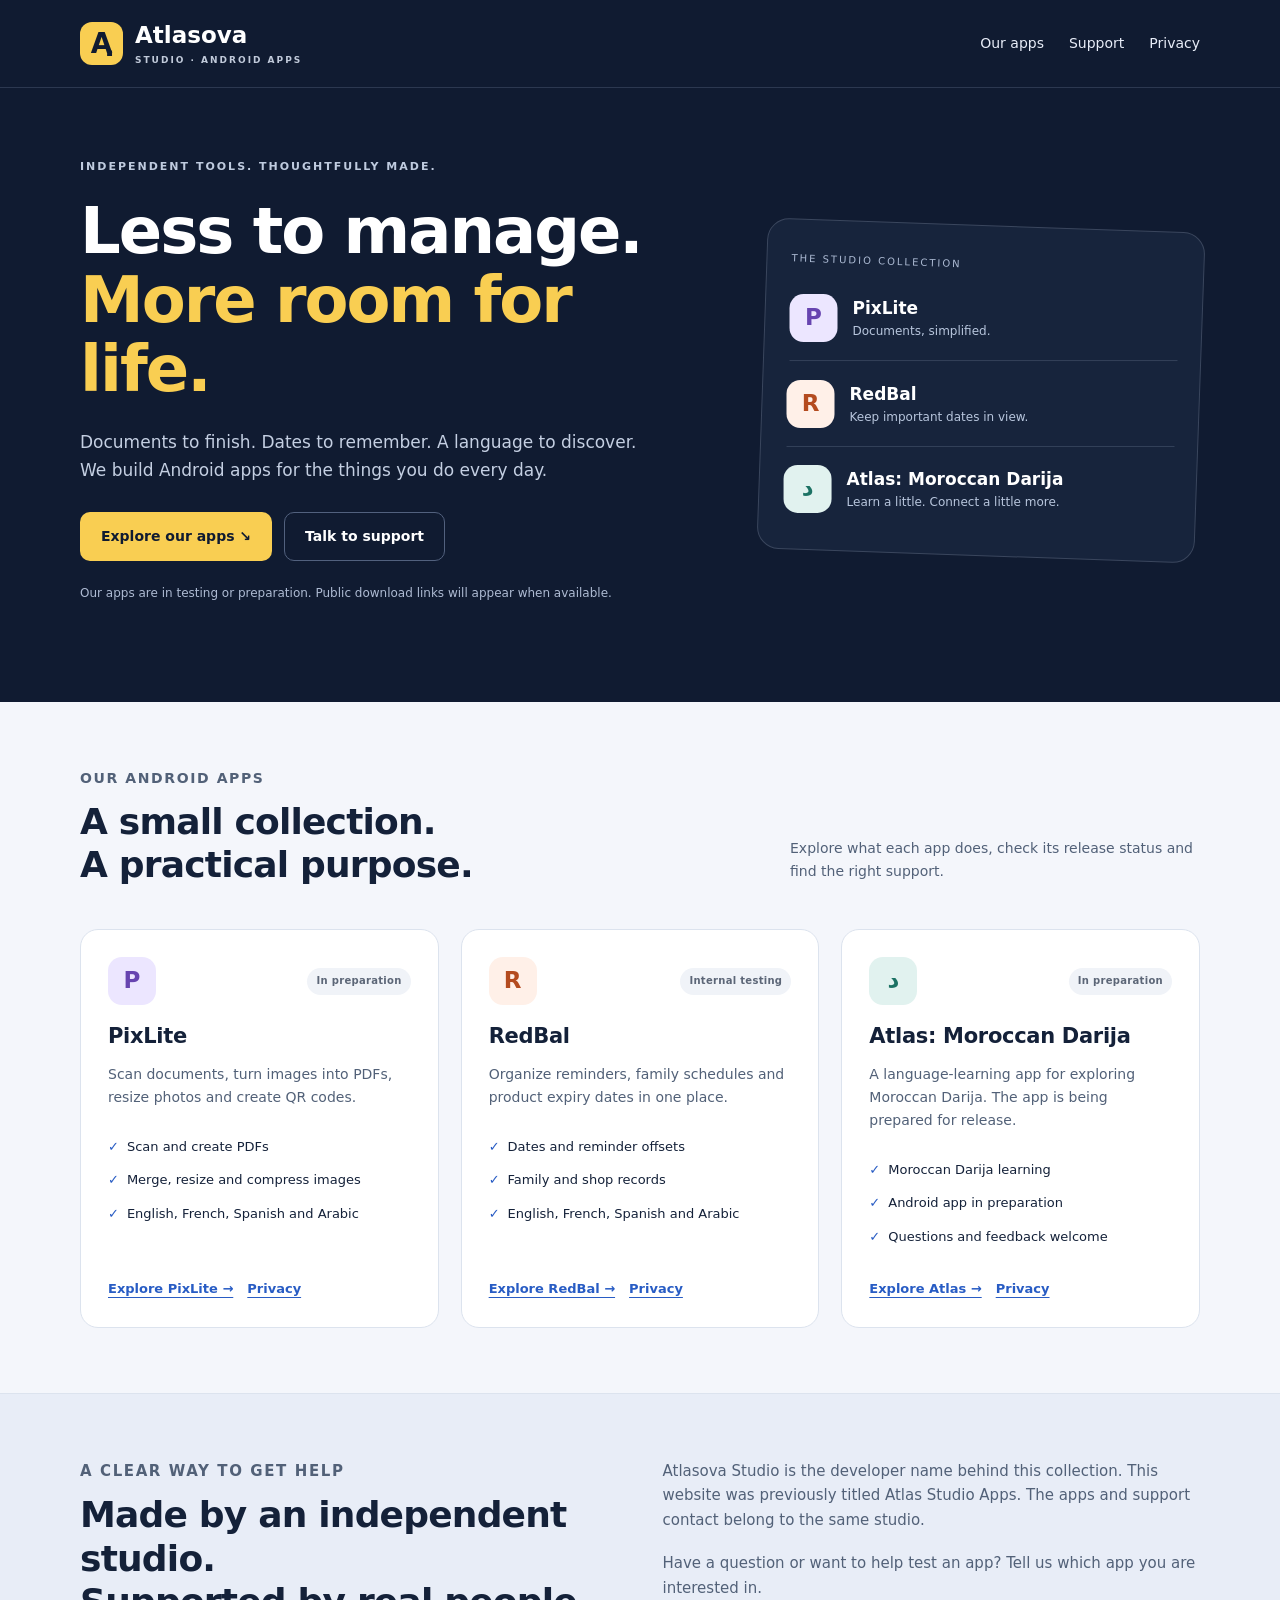
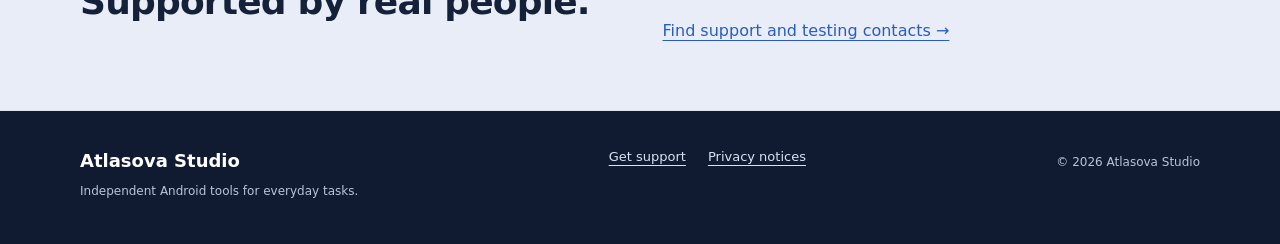
<file: index.html>
<!doctype html>
<html lang="en"><head><meta name="google-site-verification" content="Z0iTbAjQCbNVXSFGEVhbIsCRU_asjxAQkRYqCuNaOro"><meta charset="utf-8"><meta name="viewport" content="width=device-width, initial-scale=1">
<title>Useful apps. Everyday clarity. · Atlasova Studio</title><meta name="description" content="Meet PixLite, RedBal and Atlas: Moroccan Darija. Official app information, testing status, privacy and support from Atlasova Studio."><meta name="referrer" content="no-referrer"><meta http-equiv="Content-Security-Policy" content="default-src 'self'; script-src 'none'; style-src 'self'; img-src 'self' data:; base-uri 'self'; form-action 'none'"><link rel="canonical" href="https://atlasstudioapps.com/"><meta name="theme-color" content="#101b31"><link rel="icon" href="/favicon.svg" type="image/svg+xml"><link rel="stylesheet" href="/style.css"></head>
<body><a class="skip" href="#main">Skip to content</a><header class="site-header"><div class="wrap nav"><a class="brand" href="/" aria-label="Atlasova Studio home"><span class="brand-mark" aria-hidden="true">A<span>.</span></span><span>Atlasova<span class="brand-sub">STUDIO · ANDROID APPS</span></span></a><nav aria-label="Main navigation"><a href="/#apps">Our apps</a><a href="/support.html" >Support</a><a href="/privacy-policy.html" >Privacy</a></nav></div></header>
<main id="main">
<section class="hero"><div class="wrap hero-grid"><div><p class="eyebrow">Independent tools. Thoughtfully made.</p><h1>Less to manage.<br><span>More room for life.</span></h1><p class="lead">Documents to finish. Dates to remember. A language to discover. We build Android apps for the things you do every day.</p><div class="actions"><a class="button" href="#apps">Explore our apps ↘</a><a class="button secondary" href="/support.html">Talk to support</a></div><p class="hero-note">Our apps are in testing or preparation. Public download links will appear when available.</p></div><div class="editorial-stack" aria-label="Three apps from Atlasova Studio"><span class="stack-label">THE STUDIO COLLECTION</span><div class="mini-app"><span class="app-glyph pix" aria-hidden="true">P</span><div><strong>PixLite</strong><small>Documents, simplified.</small></div></div><div class="mini-app"><span class="app-glyph red" aria-hidden="true">R</span><div><strong>RedBal</strong><small>Keep important dates in view.</small></div></div><div class="mini-app"><span class="app-glyph atlas" aria-hidden="true">د</span><div><strong>Atlas: Moroccan Darija</strong><small>Learn a little. Connect a little more.</small></div></div></div></div></section>
<section class="section wrap" id="apps"><div class="section-heading"><div><p class="kicker">Our Android apps</p><h2>A small collection.<br>A practical purpose.</h2></div><p>Explore what each app does, check its release status and find the right support.</p></div><div class="app-grid"><article class="app-card"><div class="card-top"><span class="app-glyph pix" aria-hidden="true">P</span><span class="badge">In preparation</span></div><h3>PixLite</h3><p>Scan documents, turn images into PDFs, resize photos and create QR codes.</p><ul class="features"><li>Scan and create PDFs</li><li>Merge, resize and compress images</li><li>English, French, Spanish and Arabic</li></ul><div class="card-links"><a href="/pixlite/">Explore PixLite →</a><a href="/privacy-policy.html">Privacy</a></div></article><article class="app-card"><div class="card-top"><span class="app-glyph red" aria-hidden="true">R</span><span class="badge">Internal testing</span></div><h3>RedBal</h3><p>Organize reminders, family schedules and product expiry dates in one place.</p><ul class="features"><li>Dates and reminder offsets</li><li>Family and shop records</li><li>English, French, Spanish and Arabic</li></ul><div class="card-links"><a href="/redbal/">Explore RedBal →</a><a href="/redbal/privacy-policy.html">Privacy</a></div></article><article class="app-card"><div class="card-top"><span class="app-glyph atlas" aria-hidden="true">د</span><span class="badge">In preparation</span></div><h3>Atlas: Moroccan Darija</h3><p>A language-learning app for exploring Moroccan Darija. The app is being prepared for release.</p><ul class="features"><li>Moroccan Darija learning</li><li>Android app in preparation</li><li>Questions and feedback welcome</li></ul><div class="card-links"><a href="/atlas/">Explore Atlas →</a><a href="/privacy-policy.html">Privacy</a></div></article></div></section>
<section class="section band"><div class="wrap"><div><p class="kicker">A clear way to get help</p><h2>Made by an independent studio.<br>Supported by real people.</h2></div><div><p>Atlasova Studio is the developer name behind this collection. This website was previously titled Atlas Studio Apps. The apps and support contact belong to the same studio.</p><p>Have a question or want to help test an app? Tell us which app you are interested in.</p><a href="/support.html">Find support and testing contacts →</a></div></div></section></main><footer class="site-footer"><div class="wrap footer-inner"><div><a class="footer-brand" href="/">Atlasova Studio</a><p>Independent Android tools for everyday tasks.</p></div><div class="footer-links"><a href="/support.html">Get support</a><a href="/privacy-policy.html">Privacy notices</a></div><p class="copyright">© 2026 Atlasova Studio</p></div></footer></body></html>
</file>
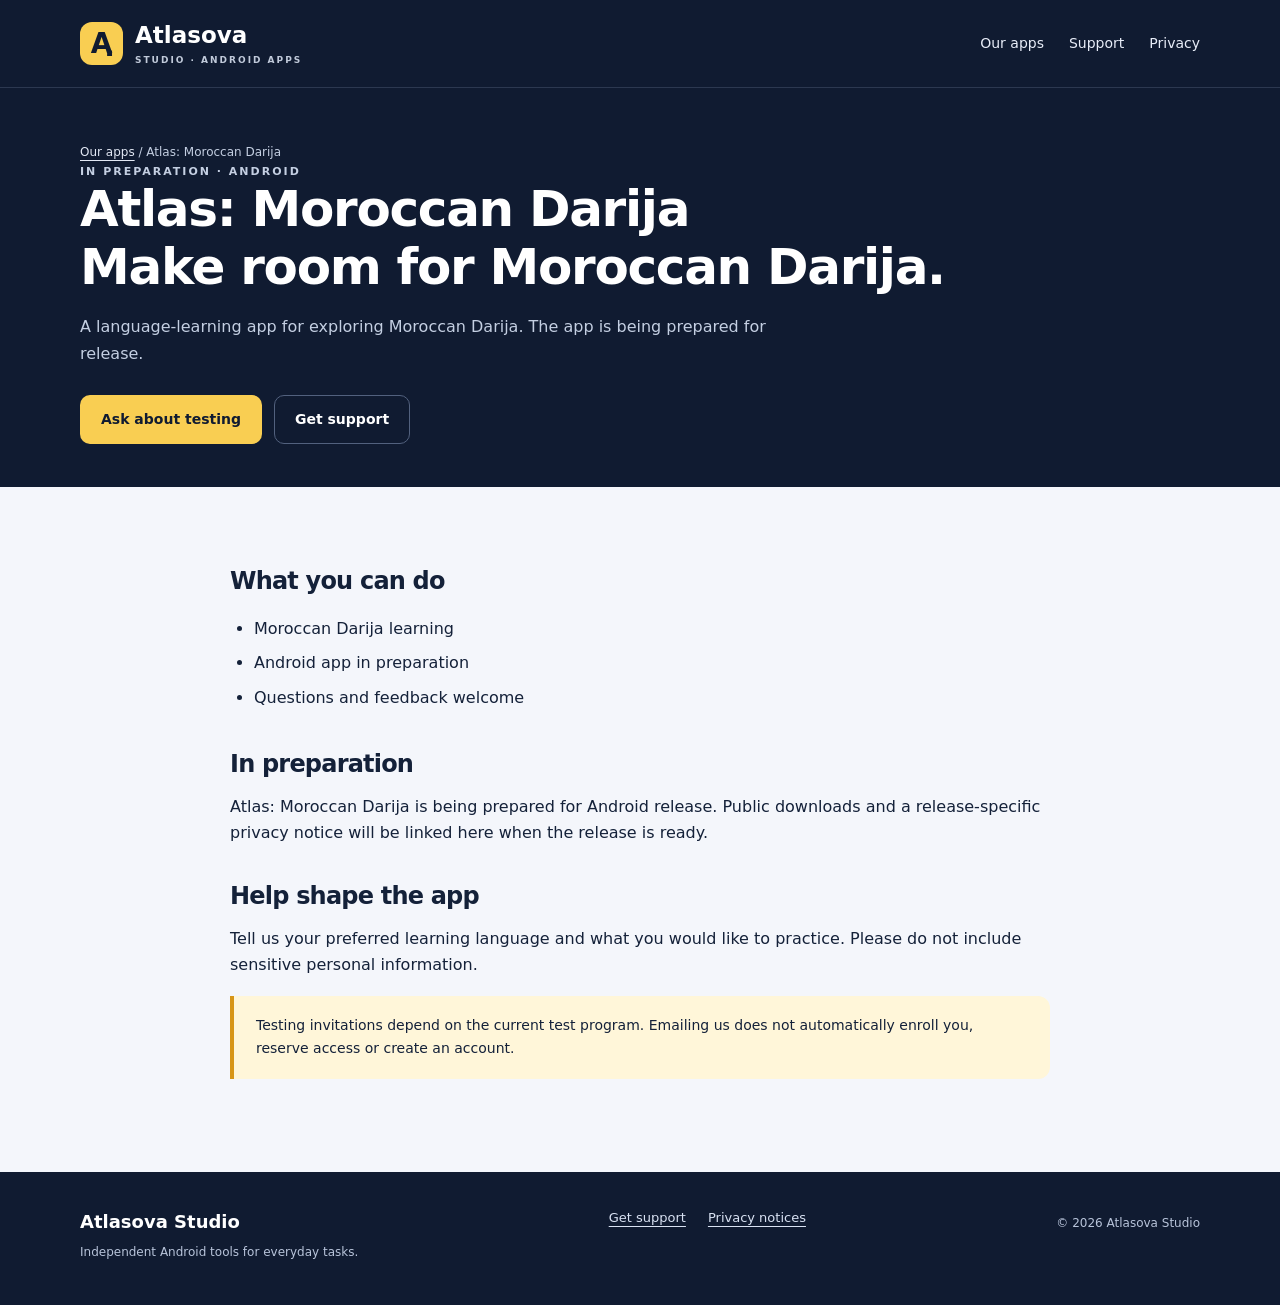
<file: atlas/index.html>
<!doctype html>
<html lang="en"><head><meta charset="utf-8"><meta name="viewport" content="width=device-width, initial-scale=1">
<title>Atlas: Moroccan Darija · Atlasova Studio</title><meta name="description" content="A language-learning app for exploring Moroccan Darija. The app is being prepared for release."><meta name="referrer" content="no-referrer"><meta http-equiv="Content-Security-Policy" content="default-src 'self'; script-src 'none'; style-src 'self'; img-src 'self' data:; base-uri 'self'; form-action 'none'"><link rel="canonical" href="https://atlasstudioapps.com/atlas/"><meta name="theme-color" content="#101b31"><link rel="icon" href="/favicon.svg" type="image/svg+xml"><link rel="stylesheet" href="/style.css"></head>
<body><a class="skip" href="#main">Skip to content</a><header class="site-header"><div class="wrap nav"><a class="brand" href="/" aria-label="Atlasova Studio home"><span class="brand-mark" aria-hidden="true">A<span>.</span></span><span>Atlasova<span class="brand-sub">STUDIO · ANDROID APPS</span></span></a><nav aria-label="Main navigation"><a href="/#apps">Our apps</a><a href="/support.html" >Support</a><a href="/privacy-policy.html" >Privacy</a></nav></div></header>
<main id="main"><section class="page-hero"><div class="wrap"><p class="breadcrumb"><a href="/">Our apps</a> / Atlas: Moroccan Darija</p><p class="eyebrow">In preparation · Android</p><h1>Atlas: Moroccan Darija<br>Make room for Moroccan Darija.</h1><p>A language-learning app for exploring Moroccan Darija. The app is being prepared for release.</p><div class="actions"><a class="button" href="mailto:atlas.media.ai7@gmail.com?subject=Atlas%20Darija%20testing%20interest">Ask about testing</a><a class="button secondary" href="/support.html">Get support</a></div></div></section><div class="wrap"><article class="content"><h2>What you can do</h2><ul><li>Moroccan Darija learning</li><li>Android app in preparation</li><li>Questions and feedback welcome</li></ul><h2>In preparation</h2><p>Atlas: Moroccan Darija is being prepared for Android release. Public downloads and a release-specific privacy notice will be linked here when the release is ready.</p><h2>Help shape the app</h2><p>Tell us your preferred learning language and what you would like to practice. Please do not include sensitive personal information.</p><div class="notice"><p>Testing invitations depend on the current test program. Emailing us does not automatically enroll you, reserve access or create an account.</p></div></article></div></main><footer class="site-footer"><div class="wrap footer-inner"><div><a class="footer-brand" href="/">Atlasova Studio</a><p>Independent Android tools for everyday tasks.</p></div><div class="footer-links"><a href="/support.html">Get support</a><a href="/privacy-policy.html">Privacy notices</a></div><p class="copyright">© 2026 Atlasova Studio</p></div></footer></body></html>
</file>
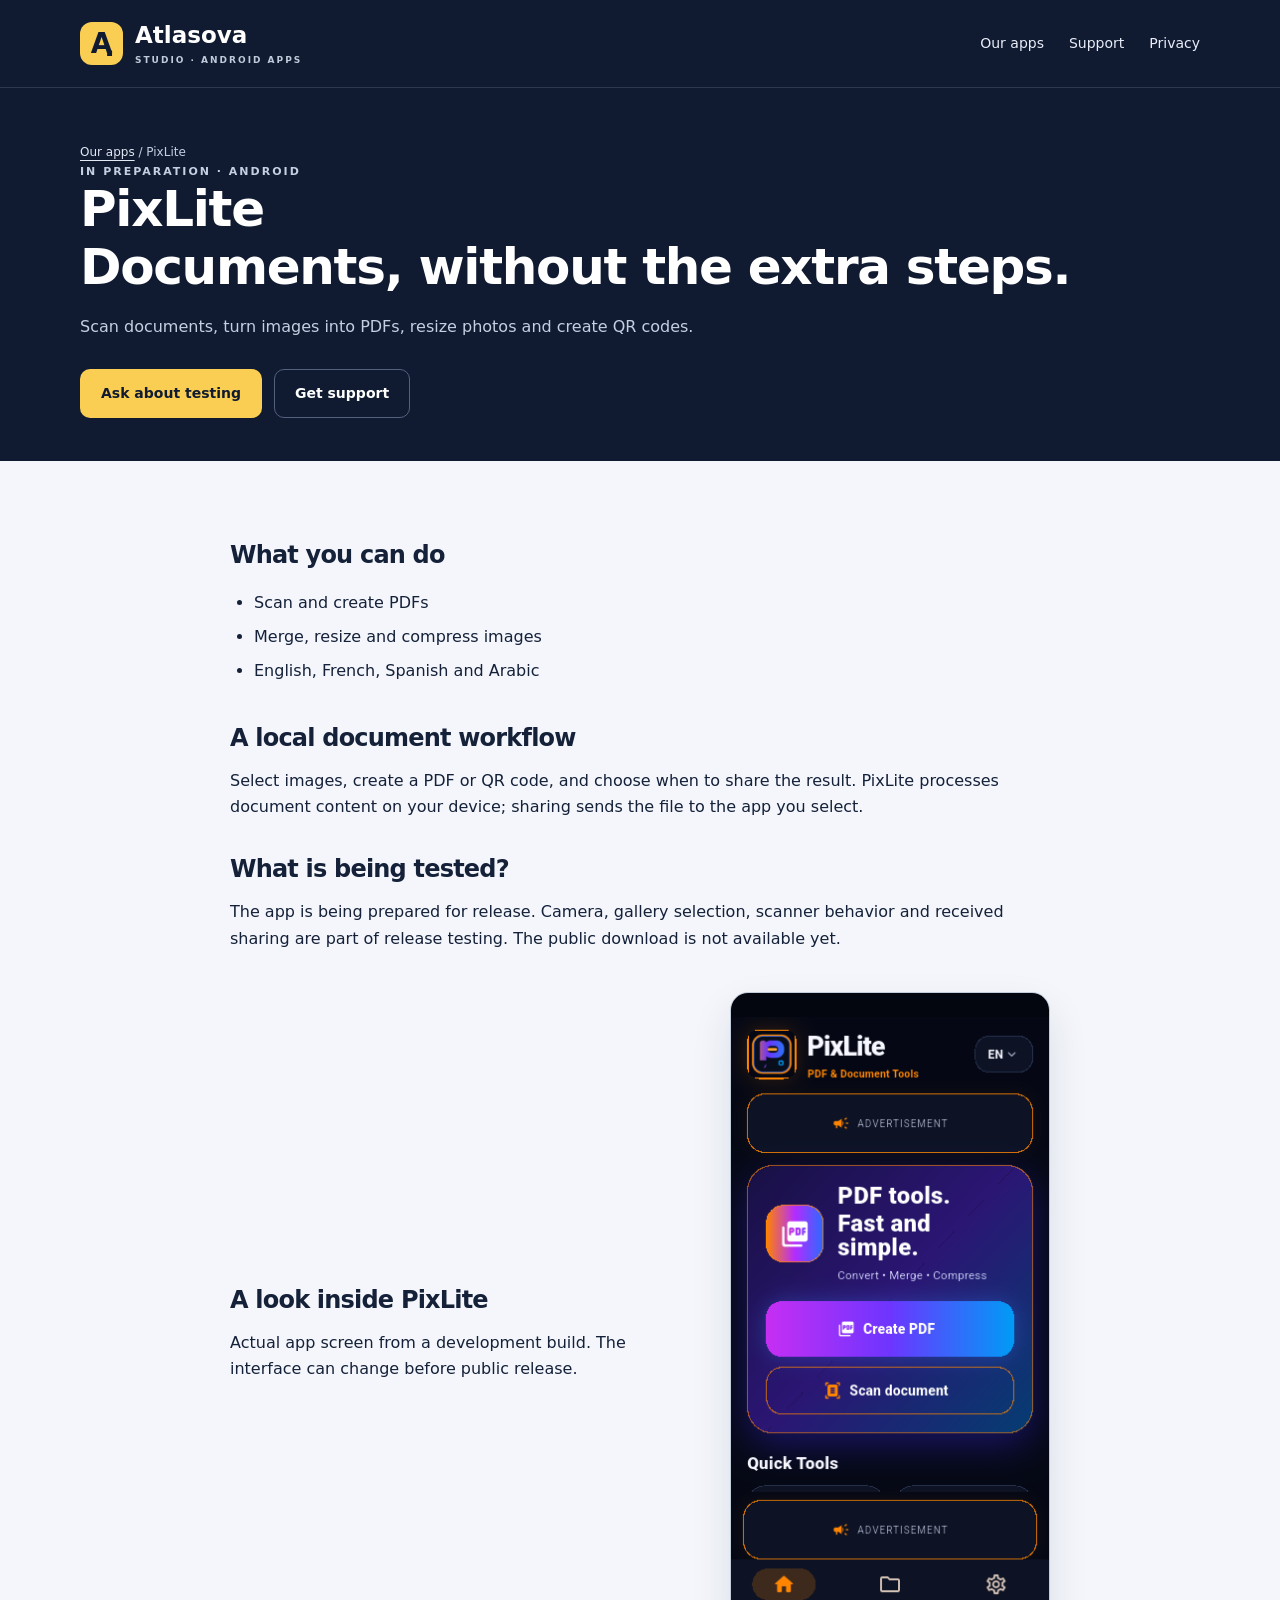
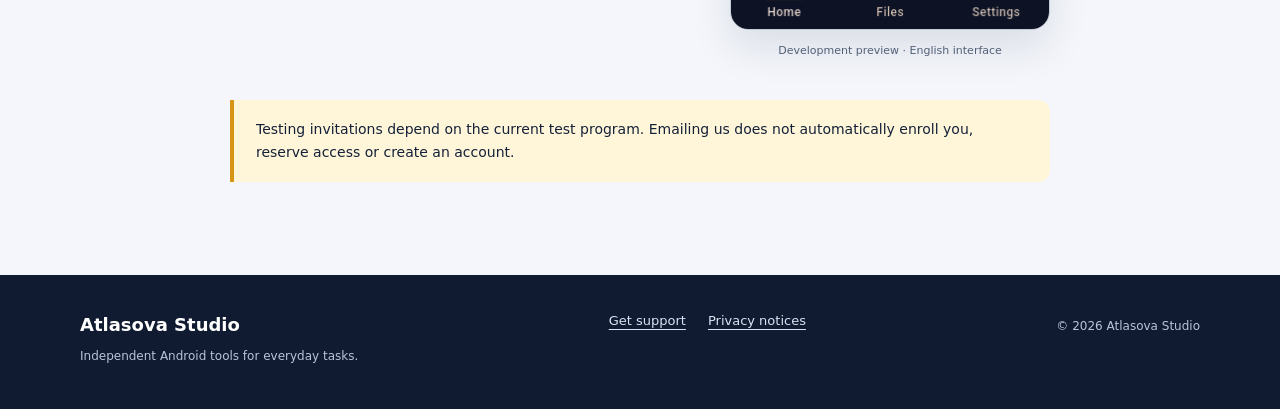
<file: pixlite/index.html>
<!doctype html>
<html lang="en"><head><meta charset="utf-8"><meta name="viewport" content="width=device-width, initial-scale=1">
<title>PixLite · Atlasova Studio</title><meta name="description" content="Scan documents, turn images into PDFs, resize photos and create QR codes."><meta name="referrer" content="no-referrer"><meta http-equiv="Content-Security-Policy" content="default-src 'self'; script-src 'none'; style-src 'self'; img-src 'self' data:; base-uri 'self'; form-action 'none'"><link rel="canonical" href="https://atlasstudioapps.com/pixlite/"><meta name="theme-color" content="#101b31"><link rel="icon" href="/favicon.svg" type="image/svg+xml"><link rel="stylesheet" href="/style.css"></head>
<body><a class="skip" href="#main">Skip to content</a><header class="site-header"><div class="wrap nav"><a class="brand" href="/" aria-label="Atlasova Studio home"><span class="brand-mark" aria-hidden="true">A<span>.</span></span><span>Atlasova<span class="brand-sub">STUDIO · ANDROID APPS</span></span></a><nav aria-label="Main navigation"><a href="/#apps">Our apps</a><a href="/support.html" >Support</a><a href="/privacy-policy.html" >Privacy</a></nav></div></header>
<main id="main"><section class="page-hero"><div class="wrap"><p class="breadcrumb"><a href="/">Our apps</a> / PixLite</p><p class="eyebrow">In preparation · Android</p><h1>PixLite<br>Documents, without the extra steps.</h1><p>Scan documents, turn images into PDFs, resize photos and create QR codes.</p><div class="actions"><a class="button" href="mailto:atlas.media.ai7@gmail.com?subject=PixLite%20testing%20interest">Ask about testing</a><a class="button secondary" href="/support.html">Get support</a></div></div></section><div class="wrap"><article class="content"><h2>What you can do</h2><ul><li>Scan and create PDFs</li><li>Merge, resize and compress images</li><li>English, French, Spanish and Arabic</li></ul><h2>A local document workflow</h2><p>Select images, create a PDF or QR code, and choose when to share the result. PixLite processes document content on your device; sharing sends the file to the app you select.</p><h2>What is being tested?</h2><p>The app is being prepared for release. Camera, gallery selection, scanner behavior and received sharing are part of release testing. The public download is not available yet.</p><section class="native-preview"><div><h2>A look inside PixLite</h2><p>Actual app screen from a development build. The interface can change before public release.</p></div><figure><img src="/assets/pixlite-preview.png" width="320" height="640" loading="lazy" alt="PixLite home screen in English"><figcaption>Development preview · English interface</figcaption></figure></section><div class="notice"><p>Testing invitations depend on the current test program. Emailing us does not automatically enroll you, reserve access or create an account.</p></div></article></div></main><footer class="site-footer"><div class="wrap footer-inner"><div><a class="footer-brand" href="/">Atlasova Studio</a><p>Independent Android tools for everyday tasks.</p></div><div class="footer-links"><a href="/support.html">Get support</a><a href="/privacy-policy.html">Privacy notices</a></div><p class="copyright">© 2026 Atlasova Studio</p></div></footer></body></html>
</file>
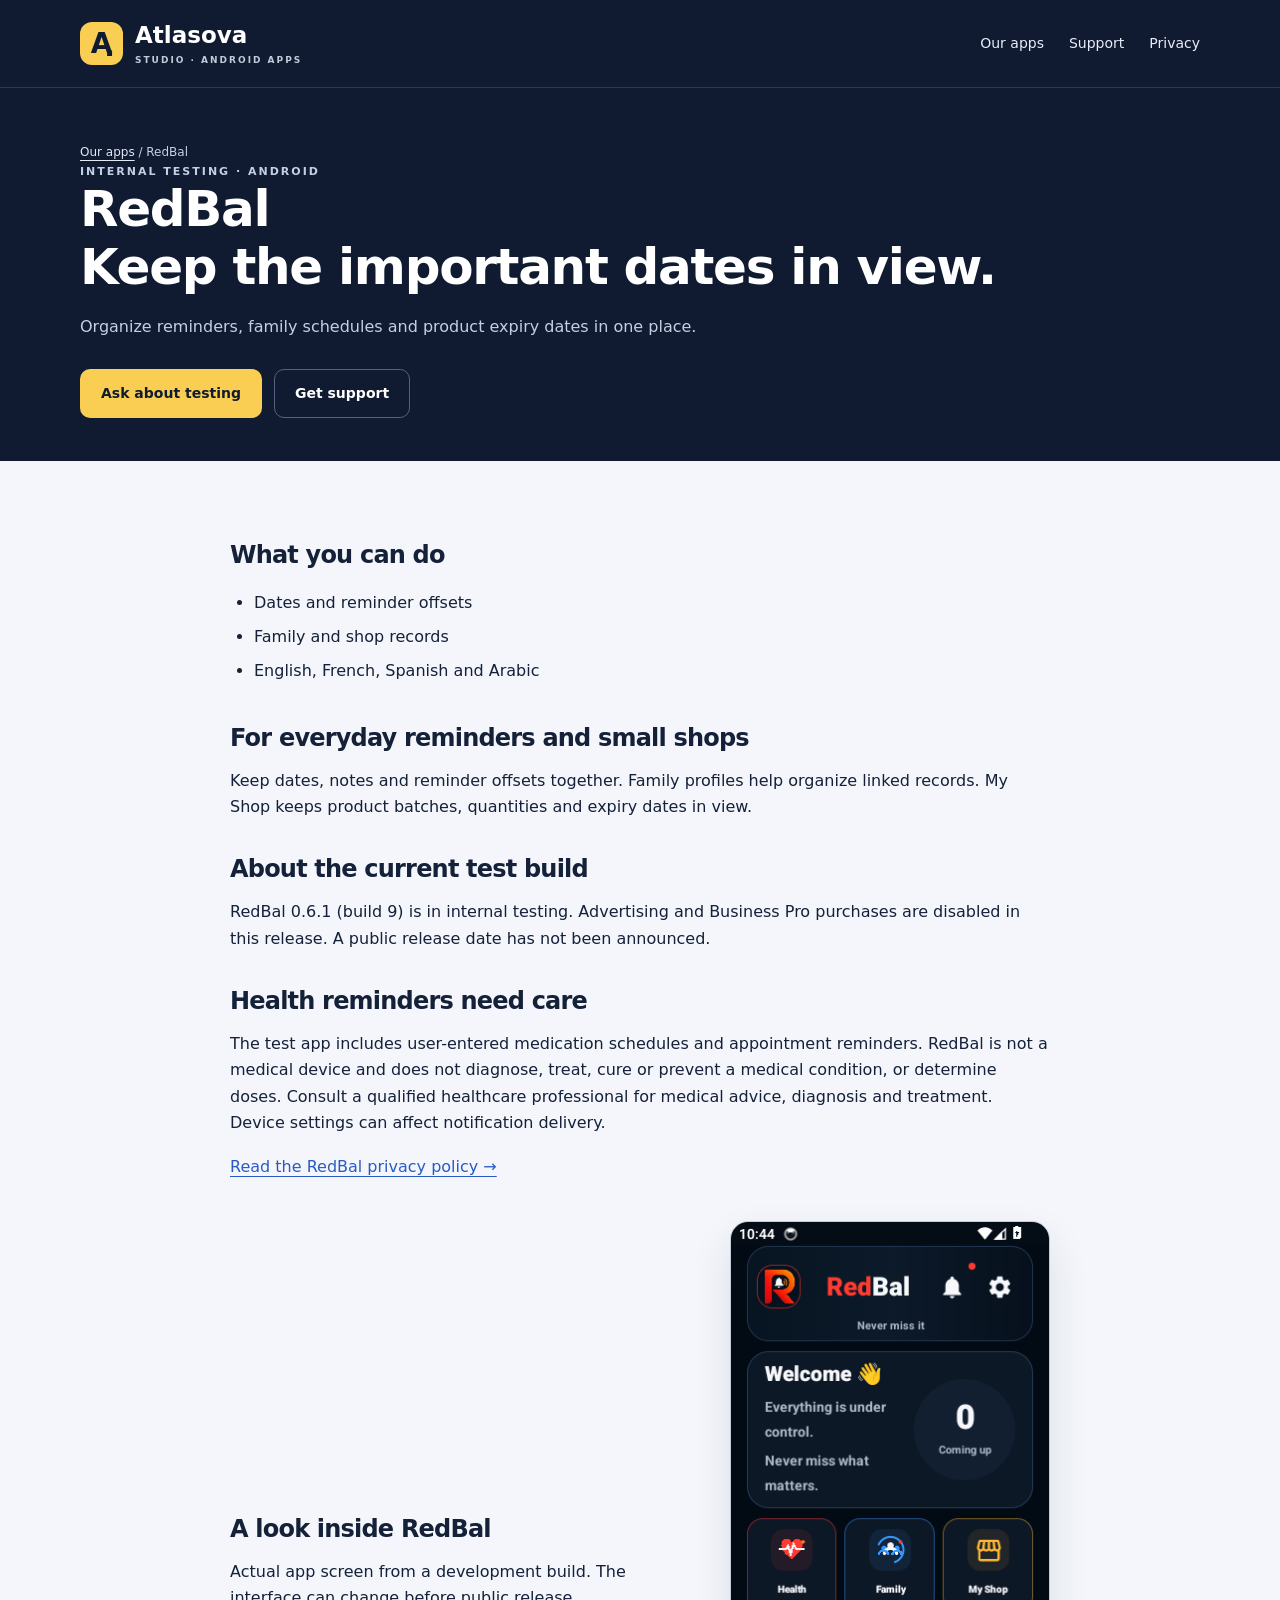
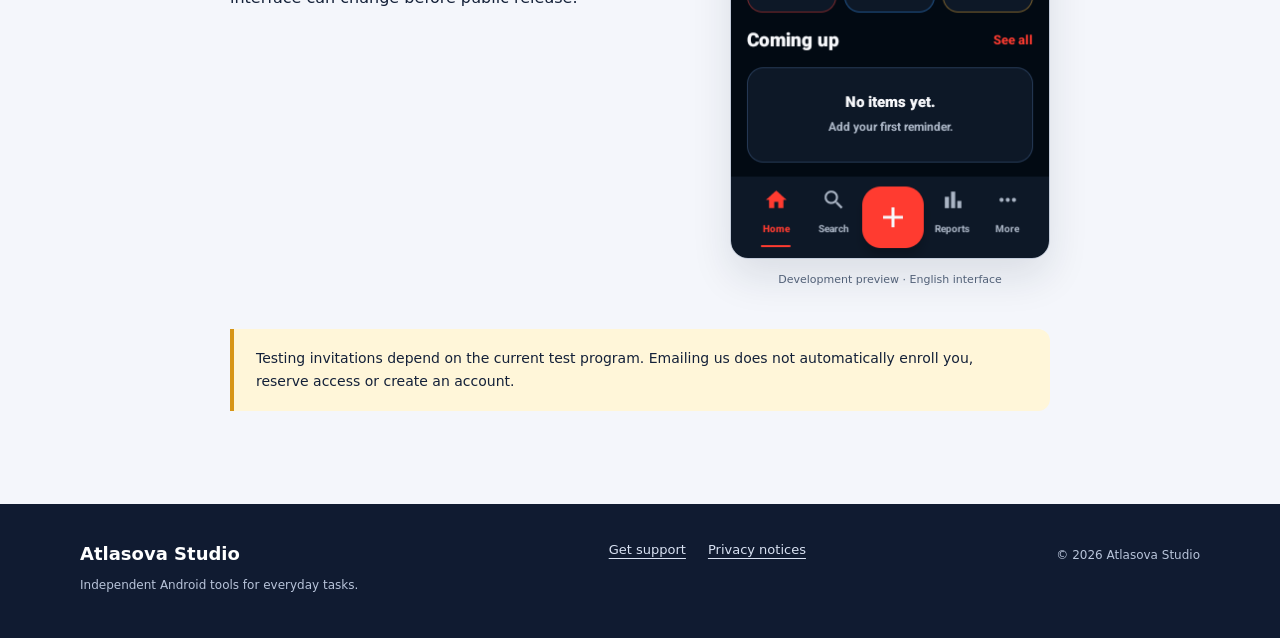
<file: redbal/index.html>
<!doctype html>
<html lang="en"><head><meta charset="utf-8"><meta name="viewport" content="width=device-width, initial-scale=1">
<title>RedBal · Atlasova Studio</title><meta name="description" content="Organize reminders, family schedules and product expiry dates in one place."><meta name="referrer" content="no-referrer"><meta http-equiv="Content-Security-Policy" content="default-src 'self'; script-src 'none'; style-src 'self'; img-src 'self' data:; base-uri 'self'; form-action 'none'"><link rel="canonical" href="https://atlasstudioapps.com/redbal/"><meta name="theme-color" content="#101b31"><link rel="icon" href="/favicon.svg" type="image/svg+xml"><link rel="stylesheet" href="/style.css"></head>
<body><a class="skip" href="#main">Skip to content</a><header class="site-header"><div class="wrap nav"><a class="brand" href="/" aria-label="Atlasova Studio home"><span class="brand-mark" aria-hidden="true">A<span>.</span></span><span>Atlasova<span class="brand-sub">STUDIO · ANDROID APPS</span></span></a><nav aria-label="Main navigation"><a href="/#apps">Our apps</a><a href="/support.html" >Support</a><a href="/privacy-policy.html" >Privacy</a></nav></div></header>
<main id="main"><section class="page-hero"><div class="wrap"><p class="breadcrumb"><a href="/">Our apps</a> / RedBal</p><p class="eyebrow">Internal testing · Android</p><h1>RedBal<br>Keep the important dates in view.</h1><p>Organize reminders, family schedules and product expiry dates in one place.</p><div class="actions"><a class="button" href="mailto:atlas.media.ai7@gmail.com?subject=RedBal%20testing%20interest">Ask about testing</a><a class="button secondary" href="/support.html">Get support</a></div></div></section><div class="wrap"><article class="content"><h2>What you can do</h2><ul><li>Dates and reminder offsets</li><li>Family and shop records</li><li>English, French, Spanish and Arabic</li></ul><h2>For everyday reminders and small shops</h2><p>Keep dates, notes and reminder offsets together. Family profiles help organize linked records. My Shop keeps product batches, quantities and expiry dates in view.</p><h2>About the current test build</h2><p>RedBal 0.6.1 (build 9) is in internal testing. Advertising and Business Pro purchases are disabled in this release. A public release date has not been announced.</p><h2>Health reminders need care</h2><p>The test app includes user-entered medication schedules and appointment reminders. RedBal is not a medical device and does not diagnose, treat, cure or prevent a medical condition, or determine doses. Consult a qualified healthcare professional for medical advice, diagnosis and treatment. Device settings can affect notification delivery.</p><p><a href="/redbal/privacy-policy.html">Read the RedBal privacy policy →</a></p><section class="native-preview"><div><h2>A look inside RedBal</h2><p>Actual app screen from a development build. The interface can change before public release.</p></div><figure><img src="/assets/redbal-preview.png" width="320" height="640" loading="lazy" alt="RedBal home screen in English"><figcaption>Development preview · English interface</figcaption></figure></section><div class="notice"><p>Testing invitations depend on the current test program. Emailing us does not automatically enroll you, reserve access or create an account.</p></div></article></div></main><footer class="site-footer"><div class="wrap footer-inner"><div><a class="footer-brand" href="/">Atlasova Studio</a><p>Independent Android tools for everyday tasks.</p></div><div class="footer-links"><a href="/support.html">Get support</a><a href="/privacy-policy.html">Privacy notices</a></div><p class="copyright">© 2026 Atlasova Studio</p></div></footer></body></html>
</file>
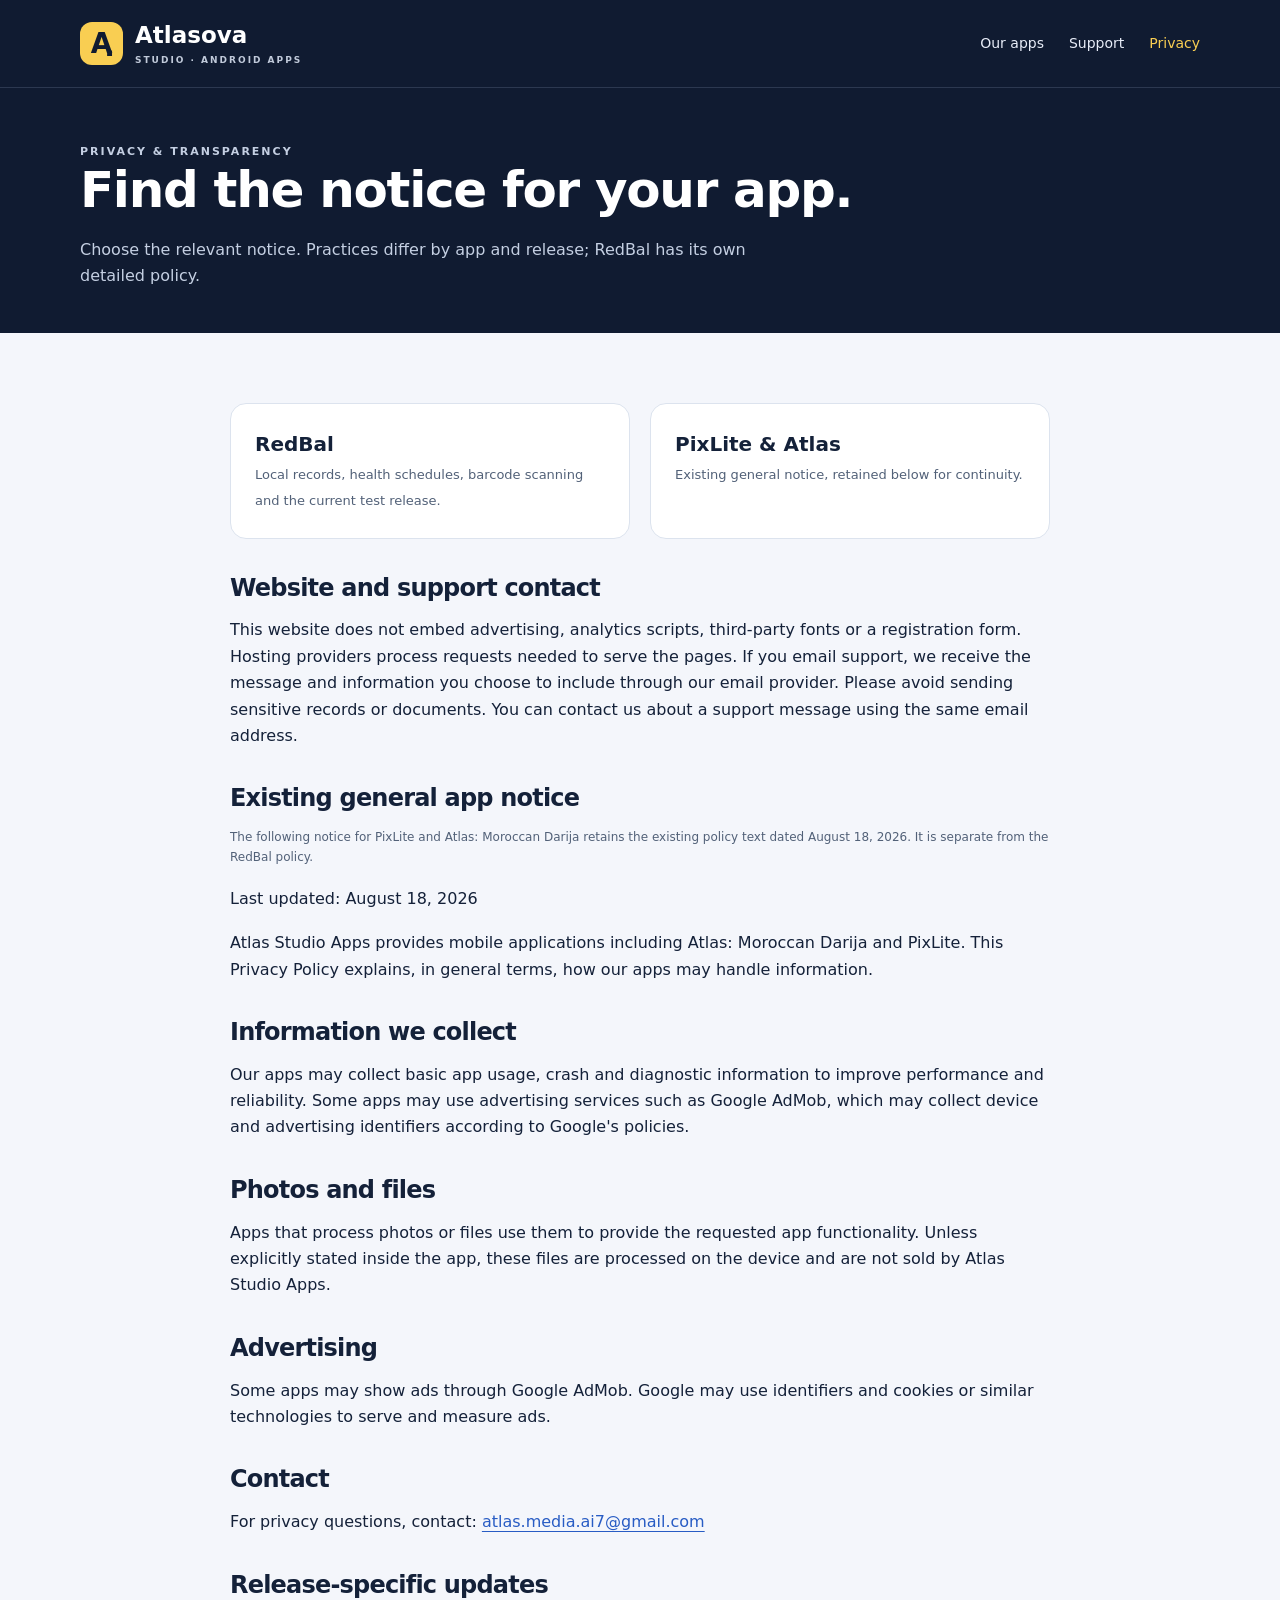
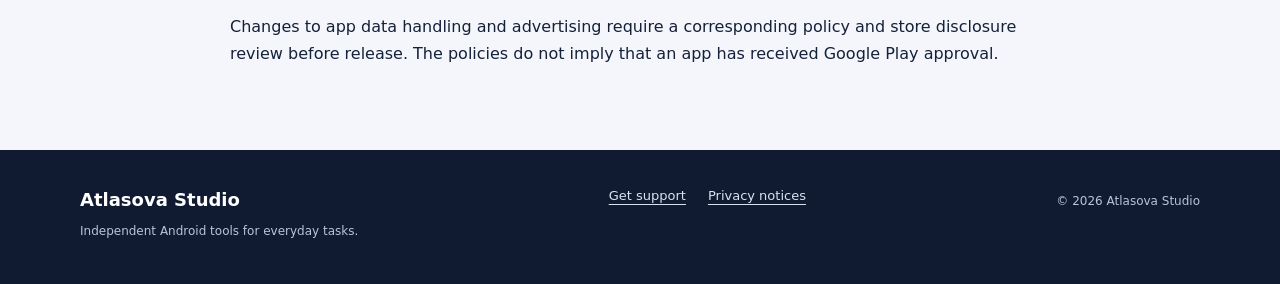
<file: privacy-policy.html>
<!doctype html>
<html lang="en"><head><meta charset="utf-8"><meta name="viewport" content="width=device-width, initial-scale=1">
<title>Privacy notices · Atlasova Studio</title><meta name="description" content="Find the RedBal privacy policy, the existing PixLite and Atlas privacy notice, and information about contacting Atlasova Studio."><meta name="referrer" content="no-referrer"><meta http-equiv="Content-Security-Policy" content="default-src 'self'; script-src 'none'; style-src 'self'; img-src 'self' data:; base-uri 'self'; form-action 'none'"><link rel="canonical" href="https://atlasstudioapps.com/privacy-policy.html"><meta name="theme-color" content="#101b31"><link rel="icon" href="/favicon.svg" type="image/svg+xml"><link rel="stylesheet" href="/style.css"></head>
<body><a class="skip" href="#main">Skip to content</a><header class="site-header"><div class="wrap nav"><a class="brand" href="/" aria-label="Atlasova Studio home"><span class="brand-mark" aria-hidden="true">A<span>.</span></span><span>Atlasova<span class="brand-sub">STUDIO · ANDROID APPS</span></span></a><nav aria-label="Main navigation"><a href="/#apps">Our apps</a><a href="/support.html" >Support</a><a href="/privacy-policy.html" aria-current="page">Privacy</a></nav></div></header>
<main id="main"><section class="page-hero"><div class="wrap"><p class="eyebrow">Privacy & transparency</p><h1>Find the notice for your app.</h1><p>Choose the relevant notice. Practices differ by app and release; RedBal has its own detailed policy.</p></div></section><div class="wrap"><article class="content"><div class="policy-choices"><a class="policy-choice" href="/redbal/privacy-policy.html"><strong>RedBal</strong><span>Local records, health schedules, barcode scanning and the current test release.</span></a><a class="policy-choice" href="#existing-notice"><strong>PixLite & Atlas</strong><span>Existing general notice, retained below for continuity.</span></a></div><h2>Website and support contact</h2><p>This website does not embed advertising, analytics scripts, third-party fonts or a registration form. Hosting providers process requests needed to serve the pages. If you email support, we receive the message and information you choose to include through our email provider. Please avoid sending sensitive records or documents. You can contact us about a support message using the same email address.</p><h2 id="existing-notice">Existing general app notice</h2><p class="meta">The following notice for PixLite and Atlas: Moroccan Darija retains the existing policy text dated August 18, 2026. It is separate from the RedBal policy.</p>
    <p>Last updated: August 18, 2026</p>

    <p>Atlas Studio Apps provides mobile applications including Atlas: Moroccan Darija and PixLite. This Privacy Policy explains, in general terms, how our apps may handle information.</p>

    <h2>Information we collect</h2>
    <p>Our apps may collect basic app usage, crash and diagnostic information to improve performance and reliability. Some apps may use advertising services such as Google AdMob, which may collect device and advertising identifiers according to Google's policies.</p>

    <h2>Photos and files</h2>
    <p>Apps that process photos or files use them to provide the requested app functionality. Unless explicitly stated inside the app, these files are processed on the device and are not sold by Atlas Studio Apps.</p>

    <h2>Advertising</h2>
    <p>Some apps may show ads through Google AdMob. Google may use identifiers and cookies or similar technologies to serve and measure ads.</p>

    <h2>Contact</h2>
    <p>For privacy questions, contact: <a href="mailto:atlas.media.ai7@gmail.com">atlas.media.ai7@gmail.com</a></p>

    <h2>Release-specific updates</h2><p>Changes to app data handling and advertising require a corresponding policy and store disclosure review before release. The policies do not imply that an app has received Google Play approval.</p></article></div></main><footer class="site-footer"><div class="wrap footer-inner"><div><a class="footer-brand" href="/">Atlasova Studio</a><p>Independent Android tools for everyday tasks.</p></div><div class="footer-links"><a href="/support.html">Get support</a><a href="/privacy-policy.html">Privacy notices</a></div><p class="copyright">© 2026 Atlasova Studio</p></div></footer></body></html>
</file>
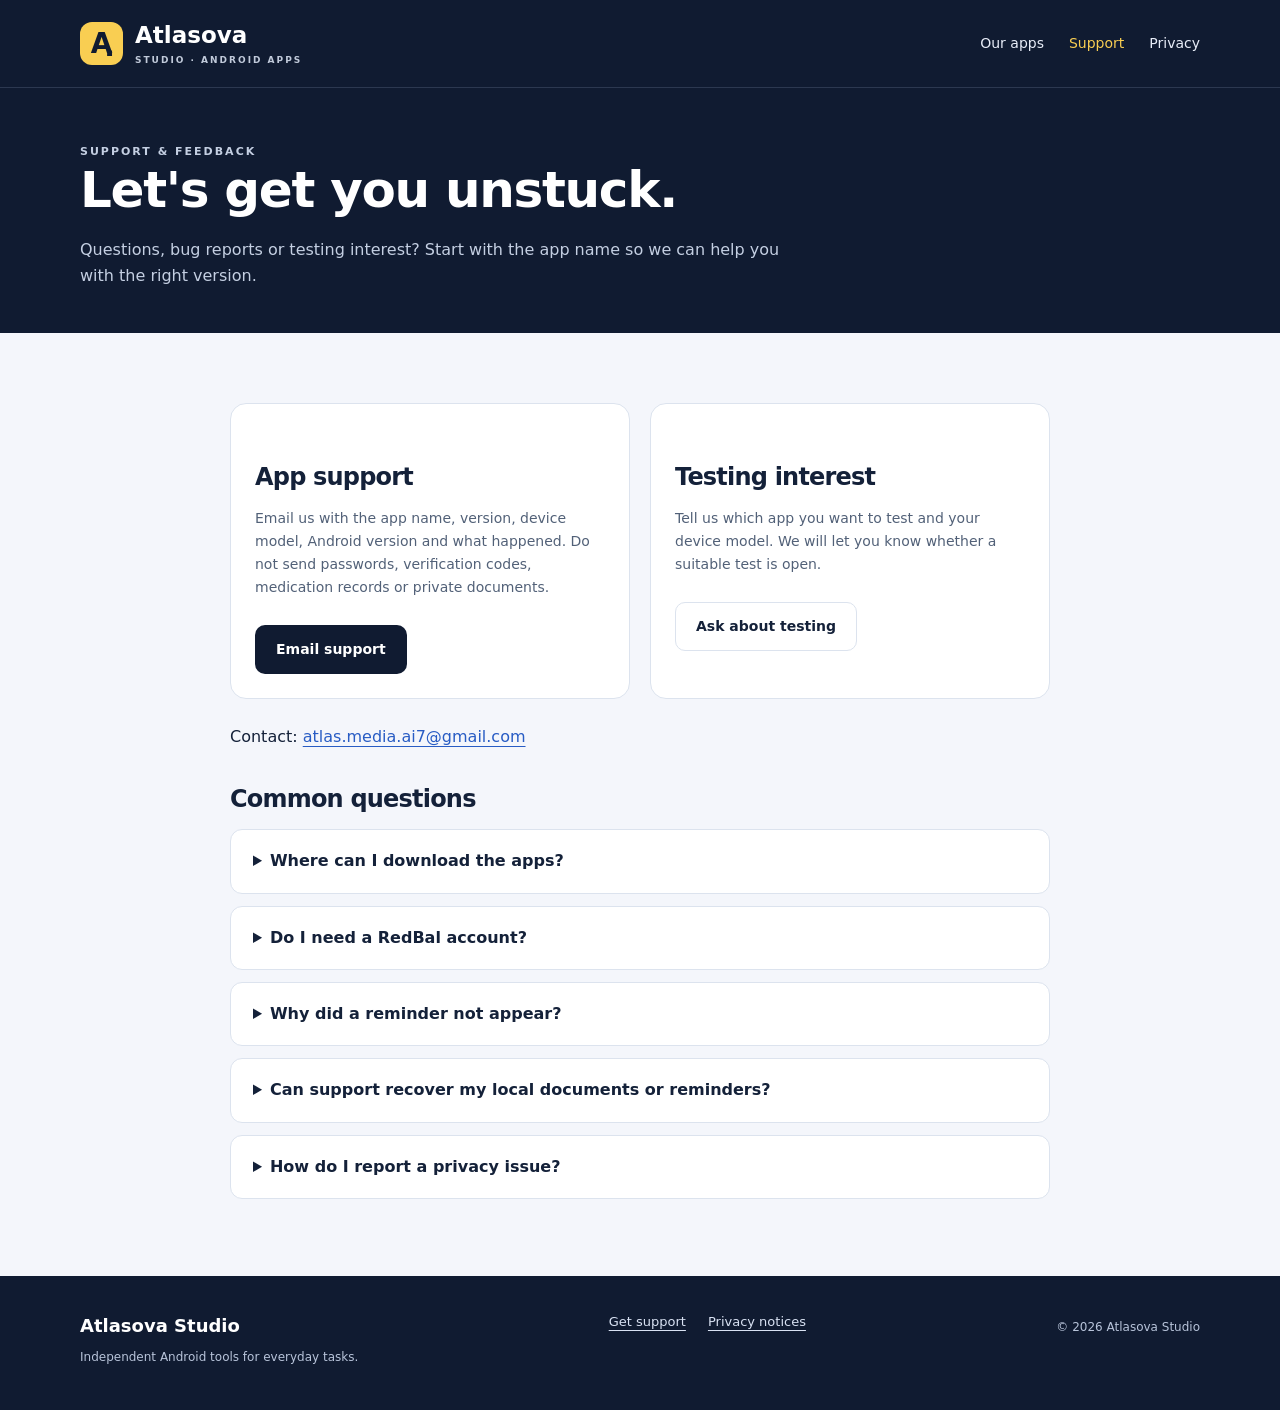
<file: support.html>
<!doctype html>
<html lang="en"><head><meta charset="utf-8"><meta name="viewport" content="width=device-width, initial-scale=1">
<title>Support &amp; testing · Atlasova Studio</title><meta name="description" content="Get help with PixLite, RedBal or Atlas: Moroccan Darija. Contact Atlasova Studio and learn what to include in a useful support request."><meta name="referrer" content="no-referrer"><meta http-equiv="Content-Security-Policy" content="default-src 'self'; script-src 'none'; style-src 'self'; img-src 'self' data:; base-uri 'self'; form-action 'none'"><link rel="canonical" href="https://atlasstudioapps.com/support.html"><meta name="theme-color" content="#101b31"><link rel="icon" href="/favicon.svg" type="image/svg+xml"><link rel="stylesheet" href="/style.css"></head>
<body><a class="skip" href="#main">Skip to content</a><header class="site-header"><div class="wrap nav"><a class="brand" href="/" aria-label="Atlasova Studio home"><span class="brand-mark" aria-hidden="true">A<span>.</span></span><span>Atlasova<span class="brand-sub">STUDIO · ANDROID APPS</span></span></a><nav aria-label="Main navigation"><a href="/#apps">Our apps</a><a href="/support.html" aria-current="page">Support</a><a href="/privacy-policy.html" >Privacy</a></nav></div></header>
<main id="main"><section class="page-hero"><div class="wrap"><p class="eyebrow">Support & feedback</p><h1>Let's get you unstuck.</h1><p>Questions, bug reports or testing interest? Start with the app name so we can help you with the right version.</p></div></section><div class="wrap"><article class="content"><div class="support-grid"><section class="support-card"><h2>App support</h2><p>Email us with the app name, version, device model, Android version and what happened. Do not send passwords, verification codes, medication records or private documents.</p><a class="button dark" href="mailto:atlas.media.ai7@gmail.com?subject=App%20support">Email support</a></section><section class="support-card"><h2>Testing interest</h2><p>Tell us which app you want to test and your device model. We will let you know whether a suitable test is open.</p><a class="button outline" href="mailto:atlas.media.ai7@gmail.com?subject=App%20testing%20interest">Ask about testing</a></section></div><p>Contact: <a href="mailto:atlas.media.ai7@gmail.com">atlas.media.ai7@gmail.com</a></p><h2>Common questions</h2><details><summary>Where can I download the apps?</summary><p>RedBal is in internal testing. PixLite and Atlas: Moroccan Darija are in preparation. Public store links will be added to the app pages when available. We do not distribute APK files from this website.</p></details><details><summary>Do I need a RedBal account?</summary><p>No account is required in RedBal 0.6.1. Records are stored on your device. Clearing the app's data or uninstalling it can remove your records.</p></details><details><summary>Why did a reminder not appear?</summary><p>Check notification permission, the in-app notification setting, device time and battery restrictions. Notification delivery depends on Android and device settings. Include your device model when reporting a problem.</p></details><details><summary>Can support recover my local documents or reminders?</summary><p>We do not operate a recovery service for local app files or RedBal records. Keep copies of important files in a location you control. Never rely on a reminder app for urgent or safety-critical alerts.</p></details><details><summary>How do I report a privacy issue?</summary><p>Email us with the app name and a description. Redact names, account information and document contents from screenshots. Read the relevant <a href="/privacy-policy.html">privacy notice</a> before sending files.</p></details></article></div></main><footer class="site-footer"><div class="wrap footer-inner"><div><a class="footer-brand" href="/">Atlasova Studio</a><p>Independent Android tools for everyday tasks.</p></div><div class="footer-links"><a href="/support.html">Get support</a><a href="/privacy-policy.html">Privacy notices</a></div><p class="copyright">© 2026 Atlasova Studio</p></div></footer></body></html>
</file>
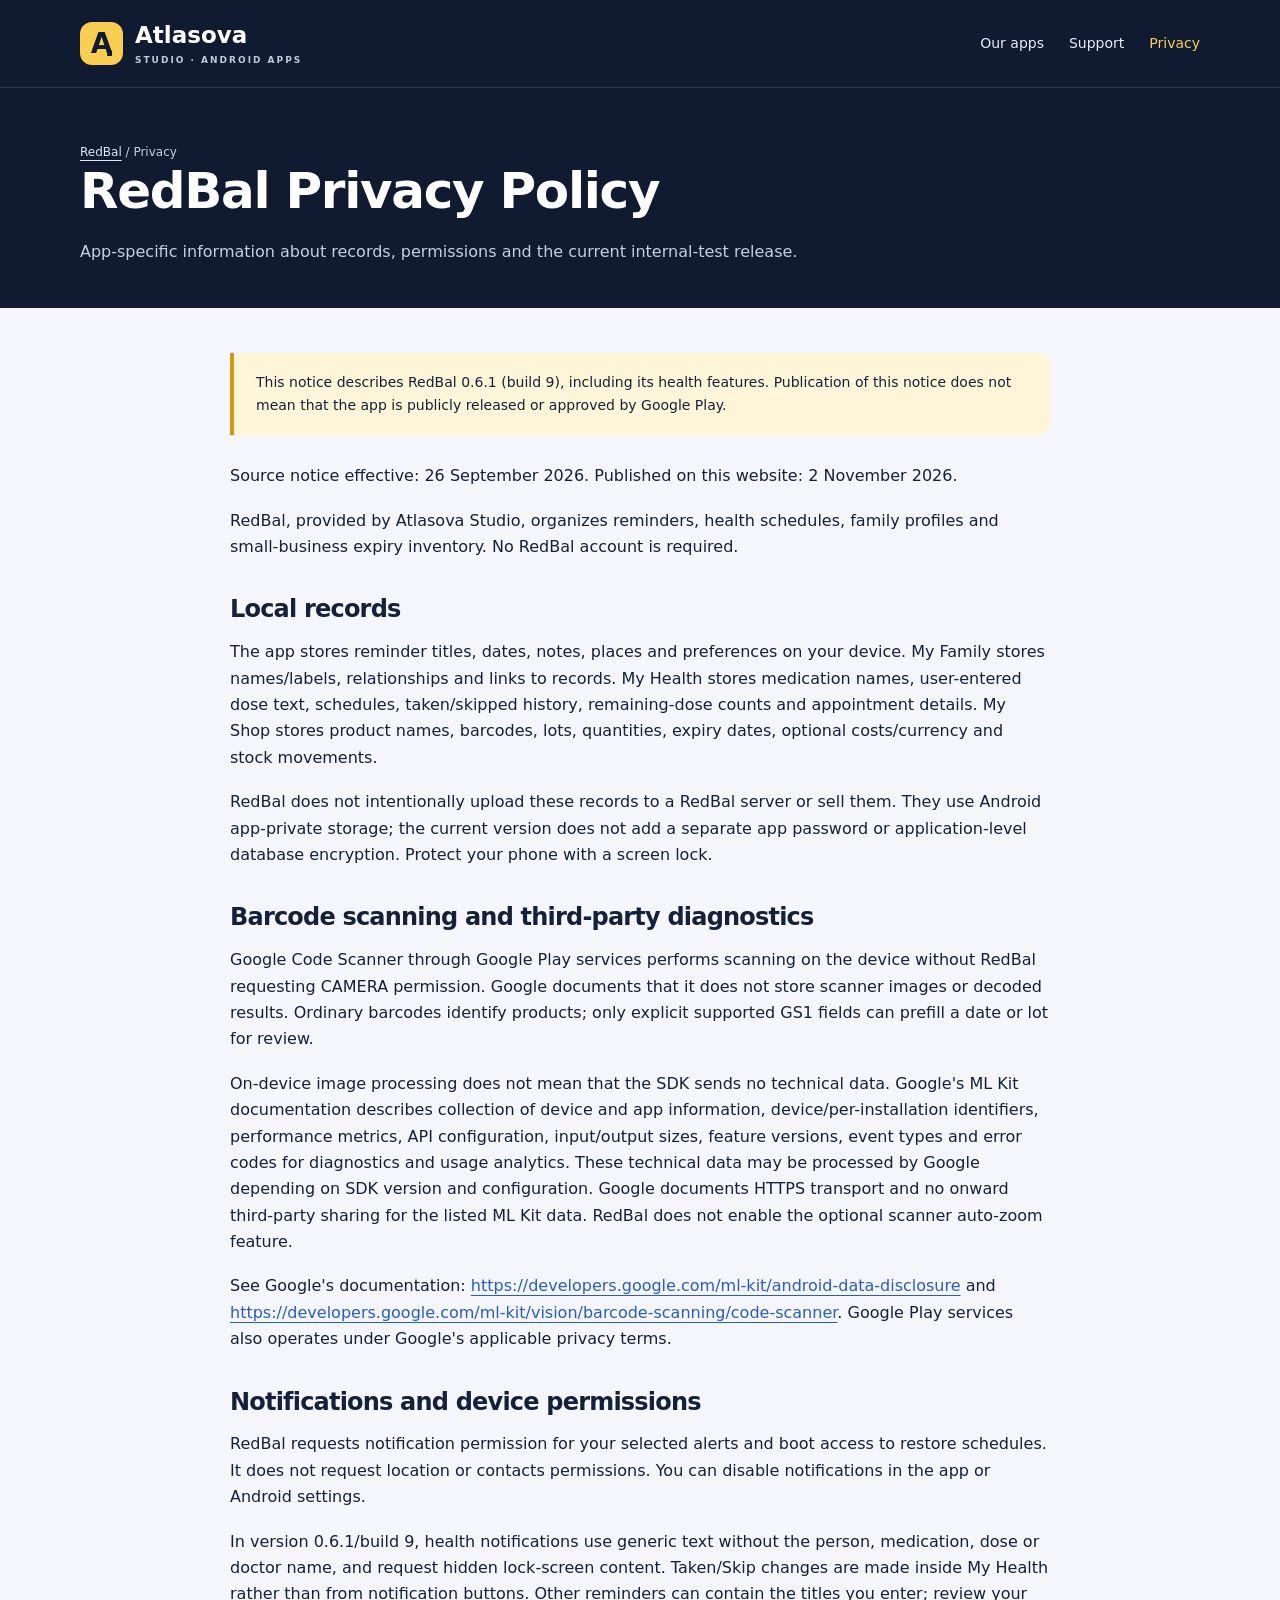
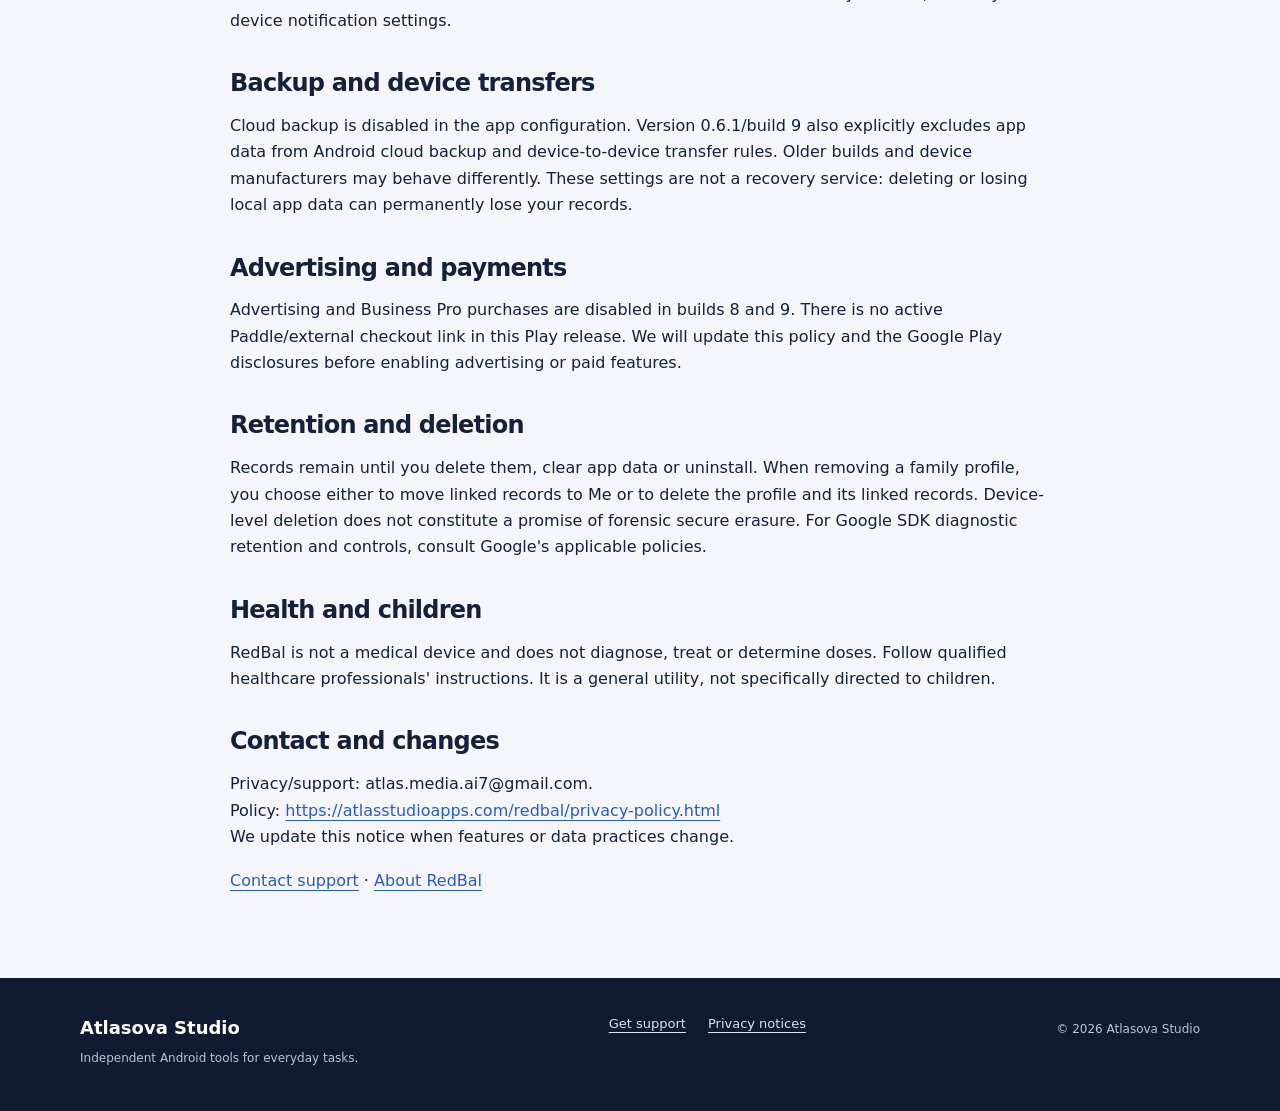
<file: redbal/privacy-policy.html>
<!doctype html>
<html lang="en"><head><meta charset="utf-8"><meta name="viewport" content="width=device-width, initial-scale=1">
<title>RedBal Privacy Policy · Atlasova Studio</title><meta name="description" content="How RedBal handles local reminders, family profiles, health schedules, inventory, scanner diagnostics, notifications and deletion."><meta name="referrer" content="no-referrer"><meta http-equiv="Content-Security-Policy" content="default-src 'self'; script-src 'none'; style-src 'self'; img-src 'self' data:; base-uri 'self'; form-action 'none'"><link rel="canonical" href="https://atlasstudioapps.com/redbal/privacy-policy.html"><meta name="theme-color" content="#101b31"><link rel="icon" href="/favicon.svg" type="image/svg+xml"><link rel="stylesheet" href="/style.css"></head>
<body><a class="skip" href="#main">Skip to content</a><header class="site-header"><div class="wrap nav"><a class="brand" href="/" aria-label="Atlasova Studio home"><span class="brand-mark" aria-hidden="true">A<span>.</span></span><span>Atlasova<span class="brand-sub">STUDIO · ANDROID APPS</span></span></a><nav aria-label="Main navigation"><a href="/#apps">Our apps</a><a href="/support.html" >Support</a><a href="/privacy-policy.html" aria-current="page">Privacy</a></nav></div></header>
<main id="main"><section class="page-hero"><div class="wrap"><p class="breadcrumb"><a href="/redbal/">RedBal</a> / Privacy</p><h1>RedBal Privacy Policy</h1><p>App-specific information about records, permissions and the current internal-test release.</p></div></section><div class="wrap"><article class="content"><div class="notice"><p>This notice describes RedBal 0.6.1 (build 9), including its health features. Publication of this notice does not mean that the app is publicly released or approved by Google Play.</p></div><p>Source notice effective: 26 September 2026. Published on this website: 2 November 2026.</p><p>RedBal, provided by Atlasova Studio, organizes reminders, health schedules, family profiles and small-business expiry inventory. No RedBal account is required.</p><h2>Local records</h2><p>The app stores reminder titles, dates, notes, places and preferences on your device. My Family stores names/labels, relationships and links to records. My Health stores medication names, user-entered dose text, schedules, taken/skipped history, remaining-dose counts and appointment details. My Shop stores product names, barcodes, lots, quantities, expiry dates, optional costs/currency and stock movements.</p><p>RedBal does not intentionally upload these records to a RedBal server or sell them. They use Android app-private storage; the current version does not add a separate app password or application-level database encryption. Protect your phone with a screen lock.</p><h2>Barcode scanning and third-party diagnostics</h2><p>Google Code Scanner through Google Play services performs scanning on the device without RedBal requesting CAMERA permission. Google documents that it does not store scanner images or decoded results. Ordinary barcodes identify products; only explicit supported GS1 fields can prefill a date or lot for review.</p><p>On-device image processing does not mean that the SDK sends no technical data. Google&#x27;s ML Kit documentation describes collection of device and app information, device/per-installation identifiers, performance metrics, API configuration, input/output sizes, feature versions, event types and error codes for diagnostics and usage analytics. These technical data may be processed by Google depending on SDK version and configuration. Google documents HTTPS transport and no onward third-party sharing for the listed ML Kit data. RedBal does not enable the optional scanner auto-zoom feature.</p><p>See Google&#x27;s documentation: <a href="https://developers.google.com/ml-kit/android-data-disclosure">https://developers.google.com/ml-kit/android-data-disclosure</a> and <a href="https://developers.google.com/ml-kit/vision/barcode-scanning/code-scanner">https://developers.google.com/ml-kit/vision/barcode-scanning/code-scanner</a>. Google Play services also operates under Google&#x27;s applicable privacy terms.</p><h2>Notifications and device permissions</h2><p>RedBal requests notification permission for your selected alerts and boot access to restore schedules. It does not request location or contacts permissions. You can disable notifications in the app or Android settings.</p><p>In version 0.6.1/build 9, health notifications use generic text without the person, medication, dose or doctor name, and request hidden lock-screen content. Taken/Skip changes are made inside My Health rather than from notification buttons. Other reminders can contain the titles you enter; review your device notification settings.</p><h2>Backup and device transfers</h2><p>Cloud backup is disabled in the app configuration. Version 0.6.1/build 9 also explicitly excludes app data from Android cloud backup and device-to-device transfer rules. Older builds and device manufacturers may behave differently. These settings are not a recovery service: deleting or losing local app data can permanently lose your records.</p><h2>Advertising and payments</h2><p>Advertising and Business Pro purchases are disabled in builds 8 and 9. There is no active Paddle/external checkout link in this Play release. We will update this policy and the Google Play disclosures before enabling advertising or paid features.</p><h2>Retention and deletion</h2><p>Records remain until you delete them, clear app data or uninstall. When removing a family profile, you choose either to move linked records to Me or to delete the profile and its linked records. Device-level deletion does not constitute a promise of forensic secure erasure. For Google SDK diagnostic retention and controls, consult Google&#x27;s applicable policies.</p><h2>Health and children</h2><p>RedBal is not a medical device and does not diagnose, treat or determine doses. Follow qualified healthcare professionals&#x27; instructions. It is a general utility, not specifically directed to children.</p><h2>Contact and changes</h2><p>Privacy/support: atlas.media.ai7@gmail.com.<br>Policy: <a href="https://atlasstudioapps.com/redbal/privacy-policy.html">https://atlasstudioapps.com/redbal/privacy-policy.html</a><br>We update this notice when features or data practices change.</p><p></p><p><a href="/support.html">Contact support</a> · <a href="/redbal/">About RedBal</a></p></article></div></main><footer class="site-footer"><div class="wrap footer-inner"><div><a class="footer-brand" href="/">Atlasova Studio</a><p>Independent Android tools for everyday tasks.</p></div><div class="footer-links"><a href="/support.html">Get support</a><a href="/privacy-policy.html">Privacy notices</a></div><p class="copyright">© 2026 Atlasova Studio</p></div></footer></body></html>
</file>
<file: style.css>
:root{--bg:#f4f6fb;--ink:#142139;--muted:#526178;--line:#dce3ee;--navy:#101b31;--gold:#f9ce52;--blue:#285cc4;--orange:#d46b2a;--white:#fff}*{box-sizing:border-box}html{scroll-behavior:smooth;scroll-padding-top:24px}body{margin:0;background:var(--bg);color:var(--ink);font-family:Inter,ui-sans-serif,system-ui,-apple-system,BlinkMacSystemFont,"Segoe UI",sans-serif;line-height:1.65}a{color:var(--blue);text-underline-offset:4px}a:hover{text-decoration-thickness:2px}a:focus-visible,button:focus-visible,summary:focus-visible{outline:3px solid var(--orange);outline-offset:5px;border-radius:4px}.wrap{width:min(1120px,calc(100% - 48px));margin:auto}.skip{position:absolute;top:-100px;left:20px;padding:12px 20px;background:white;z-index:20}.skip:focus{top:12px}.site-header{background:var(--navy);color:white;border-bottom:1px solid #2c3850}.nav{display:flex;align-items:center;justify-content:space-between;gap:24px;padding:22px 0}.brand{color:white;display:flex;gap:12px;align-items:center;text-decoration:none;font-size:23px;font-weight:750;line-height:1.2}.brand-mark{background:var(--gold);color:var(--navy);width:43px;height:43px;display:grid;place-content:center;border-radius:12px;font-size:28px;position:relative}.brand-mark>span{position:absolute;right:8px;bottom:2px}.brand-sub{display:block;font-size:9px;letter-spacing:2px;font-weight:600;margin-top:5px;color:#c1cada}.nav nav{display:flex;gap:25px}.nav nav a{color:#e8edf8;font-size:14px;text-decoration:none}.nav nav a:hover,.nav nav a[aria-current]{color:var(--gold)}.hero{background:var(--navy);color:white;padding:70px 0 80px}.hero-grid{display:grid;grid-template-columns:1.4fr 1fr;gap:70px;align-items:center}.eyebrow{text-transform:uppercase;letter-spacing:2px;font-size:11px;font-weight:750;color:#bfcbdf;margin:0 0 20px}.hero h1{font-size:clamp(38px,5vw,65px);line-height:1.08;letter-spacing:-2px;margin:0 0 24px;max-width:730px}.hero h1 span{color:var(--gold)}.hero .lead{color:#c4cfe2;font-size:17px;max-width:570px}.actions{display:flex;flex-wrap:wrap;gap:12px;margin-top:28px}.button{padding:12px 20px;border-radius:10px;background:var(--gold);color:var(--navy);font-weight:750;font-size:14px;text-decoration:none;display:inline-flex;align-items:center;justify-content:center;min-height:48px;border:1px solid transparent}.button.secondary{background:transparent;border-color:#52617e;color:white}.button.dark{background:var(--navy);color:white}.button.outline{background:transparent;border-color:var(--line);color:var(--ink)}.hero-note{font-size:12px;color:#aebbd3;margin-top:23px}.editorial-stack{border:1px solid #3a465d;border-radius:22px;padding:24px;background:#17243c;transform:rotate(2deg)}.stack-label{font-size:10px;letter-spacing:2px;color:#acbad3}.mini-app{display:flex;align-items:center;gap:15px;padding:18px 0;border-bottom:1px solid #334159;transform:rotate(-2deg)}.mini-app:last-child{border-bottom:0}.app-glyph{flex-shrink:0;width:48px;height:48px;display:grid;place-content:center;border-radius:14px;font-weight:800;font-size:23px}.pix{background:#ece6ff;color:#6744b0}.red{background:#fff0e8;color:#b44b1f}.atlas{background:#e1f2ef;color:#1c7264}.mini-app strong{font-size:17px}.mini-app small{display:block;color:#b8c6dd;font-size:12px}.section{padding:65px 0}.section-heading{display:flex;justify-content:space-between;align-items:end;gap:25px;margin-bottom:28px}.kicker{color:var(--blue);text-transform:uppercase;letter-spacing:1.6px;font-size:11px;font-weight:750;margin:0 0 10px}h2{font-size:clamp(25px,3vw,36px);letter-spacing:-.8px;line-height:1.2;margin:0 0 15px}h3{line-height:1.3;letter-spacing:-.3px;font-size:21px;margin:18px 0 12px}p{margin:0 0 18px}.section-heading p{max-width:410px;color:var(--muted);font-size:14px}.app-grid{display:grid;grid-template-columns:repeat(3,minmax(0,1fr));gap:22px}.app-card{background:white;border:1px solid var(--line);border-radius:18px;padding:27px;display:flex;flex-direction:column}.app-card .card-top{display:flex;align-items:center;justify-content:space-between;gap:12px}.badge{font-size:10px;font-weight:750;letter-spacing:.3px;color:#5c6677;background:#f0f3f8;border-radius:100px;padding:5px 9px;white-space:nowrap}.app-card p{font-size:14px;color:var(--muted)}.features{padding:0;margin:3px 0 25px;list-style:none;font-size:13px}.features li{padding:6px 0}.features li:before{content:'✓';color:var(--blue);font-weight:800;margin-right:8px}.card-links{margin-top:auto;display:flex;flex-wrap:wrap;gap:14px;font-size:13px;font-weight:700}.band{background:#e8edf7;border-top:1px solid var(--line);border-bottom:1px solid var(--line)}.band .wrap{display:grid;grid-template-columns:1fr 1fr;gap:45px}.band p{color:var(--muted);font-size:15px}.page-hero{padding:55px 0 43px;background:var(--navy);color:white}.page-hero h1{font-size:clamp(32px,4.5vw,50px);letter-spacing:-1.3px;line-height:1.15;margin:0 0 18px}.page-hero p{max-width:730px;color:#c4cfe2;margin:0}.content{max-width:820px;margin:auto;padding:45px 0 65px}.content h2{font-size:24px;margin-top:35px}.content h3{font-size:19px}.content ul,.content ol{padding-left:24px}.content li{padding:4px 0}.content a{overflow-wrap:anywhere}.notice{background:#fff6d9;border-left:4px solid #d79516;border-radius:0 12px 12px 0;padding:18px 22px;margin:0 0 28px;font-size:14px}.notice p:last-child{margin-bottom:0}.meta{font-size:12px;color:var(--muted)}.support-grid{display:grid;grid-template-columns:1fr 1fr;gap:20px;margin:25px 0}.support-card{padding:24px;border:1px solid var(--line);border-radius:16px;background:white}.support-card p{font-size:14px;color:var(--muted)}.support-card .button{margin-top:8px}details{background:white;border:1px solid var(--line);border-radius:12px;margin:12px 0;padding:18px 22px}summary{cursor:pointer;font-weight:700}details p{margin:15px 0 0;color:var(--muted);font-size:14px}.site-footer{background:var(--navy);padding:35px 0;color:#b8c4da}.footer-inner{display:flex;justify-content:space-between;align-items:start;gap:25px;flex-wrap:wrap}.footer-brand{color:white;text-decoration:none;font-size:18px;font-weight:700}.site-footer p{font-size:12px;margin:7px 0}.footer-links{display:flex;gap:22px}.footer-links a{color:#d9e2f3;font-size:13px}.copyright{white-space:nowrap}.breadcrumb{font-size:12px;margin-bottom:20px;color:#c4cfe2}.breadcrumb a{color:#e2e8f4}.policy-choices{display:grid;grid-template-columns:1fr 1fr;gap:20px;margin:25px 0}.policy-choice{border:1px solid var(--line);border-radius:16px;background:white;padding:24px;text-decoration:none;color:var(--ink)}.policy-choice strong{display:block;font-size:20px}.policy-choice span{font-size:13px;color:var(--muted)}@media(max-width:760px){.wrap{width:calc(100% - 36px)}.nav{padding:17px 0;gap:16px;flex-wrap:wrap}.brand{font-size:21px}.nav nav{gap:22px}.nav nav a{font-size:13px}.hero{padding:45px 0 55px}.hero-grid{grid-template-columns:1fr;gap:35px}.hero h1{letter-spacing:-1.4px}.editorial-stack{transform:none;padding:18px 23px}.mini-app{transform:none;padding:13px 0}.section{padding:43px 0}.section-heading{display:block}.section-heading p{margin-top:15px}.app-grid{grid-template-columns:1fr}.app-card{padding:24px}.band .wrap,.support-grid,.policy-choices{grid-template-columns:1fr;gap:18px}.page-hero{padding:37px 0}.content{padding:32px 0 45px}.footer-inner{gap:22px}.copyright{width:100%}}@media(prefers-reduced-motion:reduce){html{scroll-behavior:auto}}@media print{.site-header,.site-footer,.actions,.skip{display:none}body{background:white;color:black}.page-hero{background:white;color:black;padding:0}.page-hero p{color:#333}.content{padding:20px 0}.wrap{width:100%}a{color:black}}

.native-preview{display:grid;grid-template-columns:1fr 320px;gap:35px;align-items:center;margin:40px 0}.native-preview figure{margin:0}.native-preview img{display:block;width:100%;max-width:320px;height:auto;border:1px solid #c3ccdb;border-radius:18px;box-shadow:0 18px 40px #1421391c}.native-preview figcaption{font-size:11px;color:#526178;margin-top:12px;text-align:center}@media(max-width:760px){.native-preview{grid-template-columns:1fr}.native-preview figure{max-width:290px;margin:auto}}
</file>
